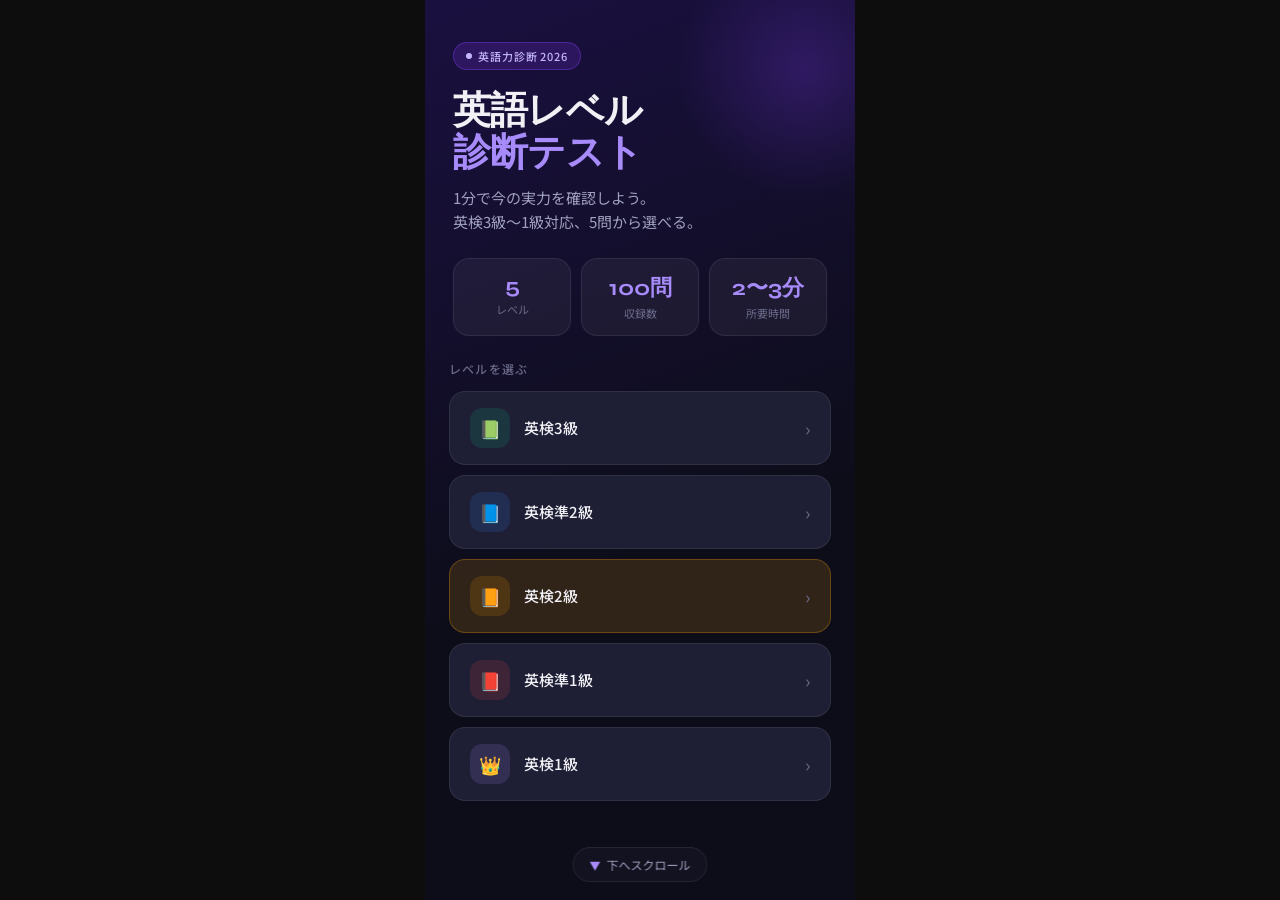
<file: index.html>
<!DOCTYPE html>
<html lang="ja">
<head>
<meta charset="UTF-8">
<meta name="viewport" content="width=device-width, initial-scale=1.0, maximum-scale=1.0">
<title>英検診断 — あなたの英語レベルを測ろう</title>
<link rel="preconnect" href="https://fonts.googleapis.com">
<link rel="preconnect" href="https://fonts.gstatic.com" crossorigin>
<link href="https://fonts.googleapis.com/css2?family=Syne:wght@400;600;700;800&family=Noto+Sans+JP:wght@400;500;700&display=swap" rel="stylesheet">
<link rel="stylesheet" href="style.css">

<!-- ── Google Analytics (GA4) ── -->
<script async src="https://www.googletagmanager.com/gtag/js?id=G-Z5BHE3YXGH"></script>
<script>
  window.dataLayer = window.dataLayer || [];
  function gtag(){dataLayer.push(arguments);}
  gtag('js', new Date());
  gtag('config', 'G-Z5BHE3YXGH');
</script>
</head>
<body>
<div id="app">

  <!-- ── HOME ── -->
  <div id="home" class="screen active">
    <div class="home-header">
      <div class="badge"><span class="badge-dot"></span>英語力診断 2026</div>
      <h1 class="home-title">英語レベル<br><span>診断テスト</span></h1>
      <p class="home-sub">1分で今の実力を確認しよう。<br>英検3級〜1級対応、5問から選べる。</p>
      <div class="stats-row">
        <div class="stat-card"><div class="stat-num">5</div><div class="stat-lbl">レベル</div></div>
        <div class="stat-card"><div class="stat-num">100問</div><div class="stat-lbl">収録数</div></div>
        <div class="stat-card"><div class="stat-num">2〜3分</div><div class="stat-lbl">所要時間</div></div>
      </div>
    </div>
    <div class="level-section">
      <div class="section-label">レベルを選ぶ</div>
      <div class="level-grid" id="levelGrid"></div>

      <!-- ▼トップ画面の広告エリア（A8ネット審査待ちのため一時停止中。審査通過後にコメントを外して再開）
      <div class="ad-recommend-card home-ad-card">
        <div class="ad-badge">PR</div>
        <div class="ad-title">英検対策に迷ったら</div>
        <p class="ad-text">
          プロ講師によるオンライン英会話で、着実にスコアアップ。今なら無料体験レッスン実施中。
        </p>
        <a href="https://example.com/affiliate/top-banner" class="ad-link-btn" target="_blank" rel="noopener sponsored">
          <span>無料体験を見る</span>
          <span class="ad-link-arrow">→</span>
        </a>
      </div>
      ▲トップ画面の広告エリア -->
    </div>
  </div>

  <!-- ── COUNT SELECT ── -->
  <div id="countSelect" class="screen">
    <div class="count-top">
      <div class="back-btn" onclick="goHome()">‹</div>
      <div class="count-header-title" id="countSelectLevelName"></div>
    </div>
    <div class="count-body">
      <div class="count-lead">何問で診断する？</div>
      <p class="count-sub">あとから何度でも挑戦できます。<br>まずは気軽に始めてみましょう。</p>
      <div class="count-grid" id="countGrid"></div>
    </div>
  </div>

  <!-- ── QUIZ ── -->
  <div id="quiz" class="screen">
    <div class="quiz-top">
      <div class="back-btn" onclick="goHome()">‹</div>
      <div class="quiz-progress-wrap">
        <div class="progress-meta">
          <span id="progressLabel">1 / 10</span>
          <span class="remaining-badge" id="remainingBadge">あと9問</span>
        </div>
        <div class="progress-bar"><div class="progress-fill" id="progressFill" style="width:10%"></div></div>
      </div>
    </div>
    <div class="quiz-body" id="quizBody">
      <div class="level-tag" id="levelTag"></div>
      <div class="question-card" id="questionCard">
        <div class="question-type" id="questionType">単語問題</div>
        <div class="question-text" id="questionText"></div>
      </div>
      <div class="jp-hint-row" id="jpHintRow">
        <button class="jp-hint-btn" id="jpHintBtn" onclick="toggleJpHint()">
          <span id="jpHintBtnLabel">🇯🇵 訳を見る</span>
        </button>
        <p class="jp-hint-text" id="jpHintText"></p>
      </div>
      <div class="choices" id="choices"></div>
      <div class="feedback-panel" id="feedbackPanel">
        <div class="feedback-emoji" id="feedbackEmoji"></div>
        <div class="feedback-title" id="feedbackTitle"></div>
        <div class="feedback-explain" id="feedbackExplain"></div>
        <button class="next-btn go" id="nextBtn" onclick="nextQuestion()">次の問題へ &rarr;</button>
      </div>
    </div>
  </div>

  <!-- ── RESULT ── -->
  <div id="result" class="screen">
    <div class="result-header">
      <div class="result-crown" id="resultCrown">🏆</div>
      <div class="result-level-tag" id="resultLevelTag"></div>
      <div class="score-ring" id="scoreRing">
        <svg viewBox="0 0 120 120" width="120" height="120">
          <circle class="ring-bg" cx="60" cy="60" r="52"/>
          <circle class="ring-fill" id="ringFill" cx="60" cy="60" r="52"
            stroke-dasharray="326.7" stroke-dashoffset="326.7"/>
        </svg>
        <div class="score-ring-num">
          <span class="ring-pct" id="ringPct">0%</span>
          <span class="ring-of" id="ringOf">0/10</span>
        </div>
      </div>
    </div>
    <div class="result-body">
      <div class="diagnosis-card">
        <div class="diag-title">DIAGNOSIS</div>
        <div class="diag-level" id="diagLevel"></div>
        <div class="diag-desc" id="diagDesc"></div>
      </div>
      <div class="breakdown-grid">
        <div class="breakdown-item"><div class="bk-val s-great" id="bkCorrect">0</div><div class="bk-lbl">正解</div></div>
        <div class="breakdown-item"><div class="bk-val s-low" id="bkWrong">0</div><div class="bk-lbl">不正解</div></div>
        <div class="breakdown-item"><div class="bk-val" id="bkTime" style="color:#A78BFA">--</div><div class="bk-lbl">所要時間</div></div>
      </div>

      <!-- ▼おすすめ広告エリア（A8ネット審査待ちのため一時停止中。審査通過後にコメントを外して再開）
      <div class="ad-recommend-card" id="adRecommendCard">
        <div class="ad-badge">PR</div>
        <div class="ad-title">あなたにおすすめの英検対策</div>
        <p class="ad-text" id="adText">
          診断結果に合わせたおすすめを表示します。
        </p>
        <a href="#" class="ad-link-btn" id="adLinkBtn" target="_blank" rel="noopener sponsored">
          <span id="adLinkText">詳しく見る</span>
          <span class="ad-link-arrow">→</span>
        </a>
      </div>
      ▲おすすめ広告エリア -->

      <div class="share-section">
        <div class="share-title">SHARE YOUR RESULT</div>
        <div class="share-btns">
          <button class="share-btn x-btn" onclick="shareX()">𝕏 ポスト</button>
          <button class="share-btn ig-btn" onclick="shareIG()">📷 IG用テキスト</button>
        </div>
      </div>
      <div class="action-btns">
        <button class="retry-btn" onclick="retryQuiz()">🔄 もう一度挑戦する</button>
        <button class="home-btn" onclick="goHome()">レベル選択に戻る</button>
      </div>
    </div>
  </div>

</div>

<div class="confetti-container" id="confettiContainer"></div>
<div class="copy-toast" id="copyToast">📋 コピーしました！</div>
<div class="scroll-hint" id="scrollHint"><span class="scroll-hint-arrow">▼</span>下へスクロール</div>

<script src="data.js"></script>
<script src="script.js"></script>
</body>
</html>
</file>
<file: style.css>
:root {
    --c1: #0D0D0D;
    --c2: #1A1A2E;
    --accent: #7C3AED;
    --accent2: #10B981;
    --accent3: #F59E0B;
    --wrong: #EF4444;
    --surface: #161625;
    --surface2: #1E1E35;
    --surface3: #252540;
    --text: #F0F0F5;
    --text2: #A0A0C0;
    --text3: #6B6B8A;
    --border: rgba(255,255,255,0.08);
    --r: 16px;
    --r2: 24px;
  }
  * { box-sizing: border-box; margin: 0; padding: 0; -webkit-tap-highlight-color: transparent; }
  html, body {
    height: 100%;
    background: var(--c1);
    color: var(--text);
    font-family: 'Noto Sans JP', sans-serif;
    font-size: 16px;
    overflow-x: hidden;
  }
  body { display: flex; flex-direction: column; align-items: center; min-height: 100vh; }
  #app {
    width: 100%;
    max-width: 430px;
    height: 100vh;
    height: 100dvh;
    background: var(--surface);
    position: relative;
    overflow-y: auto;
    overflow-x: hidden;
    -webkit-overflow-scrolling: touch;
    display: flex;
    flex-direction: column;
  }

  /* ── SCREEN SYSTEM ── */
  .screen { display: none; flex-direction: column; flex: 1; animation: fadeIn 0.3s ease; }
  .screen.active { display: flex; }
  @keyframes fadeIn { from { opacity: 0; transform: translateY(12px); } to { opacity: 1; transform: translateY(0); } }

  /* ── HOME ── */
  #home {
    background: linear-gradient(160deg, #1A1040 0%, #0D0D1A 60%);
    padding: 0;
  }
  .home-header {
    padding: 40px 28px 0;
    position: relative;
    overflow: hidden;
  }
  .home-header::before {
    content: '';
    position: absolute;
    top: -60px; right: -80px;
    width: 260px; height: 260px;
    background: radial-gradient(circle, rgba(124,58,237,0.25) 0%, transparent 70%);
    pointer-events: none;
  }
  .badge {
    display: inline-flex; align-items: center; gap: 6px;
    background: rgba(124,58,237,0.2);
    border: 1px solid rgba(124,58,237,0.4);
    color: #C4B5FD;
    font-size: 11px; font-weight: 500; letter-spacing: 0.08em;
    padding: 5px 12px; border-radius: 20px;
    margin-bottom: 20px;
  }
  .badge-dot { width: 6px; height: 6px; border-radius: 50%; background: #C4B5FD; animation: pulse 2s infinite; }
  @keyframes pulse { 0%,100%{opacity:1} 50%{opacity:0.4} }
  .home-title {
    font-family: 'Syne', sans-serif;
    font-size: 38px; font-weight: 800;
    line-height: 1.1;
    margin-bottom: 12px;
    letter-spacing: -0.02em;
  }
  .home-title span { color: #A78BFA; }
  .home-sub {
    font-size: 15px; color: var(--text2); line-height: 1.6;
    margin-bottom: 24px;
  }
  .stats-row {
    display: grid; grid-template-columns: repeat(3, 1fr); gap: 10px;
    margin-bottom: 24px;
  }
  .stat-card {
    background: rgba(255,255,255,0.05);
    border: 1px solid var(--border);
    border-radius: var(--r);
    padding: 14px 10px;
    text-align: center;
  }
  .stat-num { font-family: 'Syne', sans-serif; font-size: 22px; font-weight: 700; color: #A78BFA; }
  .stat-lbl { font-size: 11px; color: var(--text3); margin-top: 2px; }

  .level-section { padding: 0 24px 32px; }
  .section-label {
    font-size: 12px; font-weight: 500; letter-spacing: 0.1em;
    color: var(--text3); text-transform: uppercase;
    margin-bottom: 14px;
  }
  .level-grid { display: flex; flex-direction: column; gap: 10px; }
  .level-btn {
    display: flex; align-items: center; justify-content: space-between;
    background: var(--surface2);
    border: 1px solid var(--border);
    border-radius: var(--r);
    padding: 16px 20px;
    cursor: pointer; transition: all 0.2s;
    text-align: left;
  }
  .level-btn:active { transform: scale(0.98); }
  .level-btn.highlight {
    background: rgba(124,58,237,0.15);
    border-color: rgba(124,58,237,0.4);
  }
  .level-left { display: flex; align-items: center; gap: 14px; }
  .level-icon {
    width: 40px; height: 40px; border-radius: 12px;
    display: flex; align-items: center; justify-content: center;
    font-size: 18px;
  }
  .level-name { font-size: 15px; font-weight: 500; }
  .level-desc { font-size: 12px; color: var(--text3); margin-top: 2px; }
  .level-arrow { color: var(--text3); font-size: 18px; }
  .level-arrow::after { content: '›'; }

  /* ── QUIZ ── */
  #quiz { background: var(--surface); }
  .quiz-top {
    padding: 20px 20px 0;
    display: flex; align-items: center; gap: 12px;
  }
  .back-btn {
    width: 38px; height: 38px; border-radius: 12px;
    background: var(--surface2); border: 1px solid var(--border);
    display: flex; align-items: center; justify-content: center;
    cursor: pointer; font-size: 18px; color: var(--text2);
    transition: all 0.15s; flex-shrink: 0;
  }
  .back-btn:active { transform: scale(0.94); }

  /* ── COUNT SELECT ── */
  .count-top {
    padding: 20px 20px 0;
    display: flex; align-items: center; gap: 12px;
  }
  .count-header-title { font-size: 15px; font-weight: 600; color: var(--text); }
  .count-body { padding: 32px 24px; flex: 1; display: flex; flex-direction: column; }
  .count-lead {
    font-family: 'Syne', sans-serif;
    font-size: 24px; font-weight: 700;
    margin-bottom: 8px; letter-spacing: -0.01em;
  }
  .count-sub { font-size: 13.5px; color: var(--text2); line-height: 1.6; margin-bottom: 28px; }
  .count-grid { display: flex; flex-direction: column; gap: 12px; }
  .count-btn {
    display: flex; align-items: center; justify-content: space-between;
    background: var(--surface2);
    border: 1px solid var(--border);
    border-radius: var(--r);
    padding: 18px 20px;
    cursor: pointer; transition: all 0.2s;
    text-align: left;
  }
  .count-btn:active { transform: scale(0.98); }
  .count-btn.recommend {
    background: rgba(124,58,237,0.15);
    border-color: rgba(124,58,237,0.4);
  }
  .count-left { display: flex; flex-direction: column; gap: 4px; }
  .count-num-row { display: flex; align-items: center; gap: 8px; }
  .count-num { font-family: 'Syne', sans-serif; font-size: 19px; font-weight: 700; color: var(--text); }
  .count-badge {
    font-size: 10px; font-weight: 700; letter-spacing: 0.04em;
    color: #C4B5FD; background: rgba(124,58,237,0.2);
    border: 1px solid rgba(124,58,237,0.4);
    padding: 2px 8px; border-radius: 20px;
  }
  .count-desc { font-size: 12px; color: var(--text3); }
  .count-arrow { color: var(--text3); font-size: 18px; }
  .count-arrow::after { content: '›'; }
  .quiz-progress-wrap { flex: 1; }
  .progress-meta {
    display: flex; justify-content: space-between;
    font-size: 12px; color: var(--text3);
    margin-bottom: 6px;
  }
  .progress-bar {
    height: 4px; background: var(--surface3); border-radius: 2px; overflow: hidden;
  }
  .progress-fill {
    height: 100%; background: linear-gradient(90deg, #7C3AED, #A78BFA);
    border-radius: 2px; transition: width 0.5s cubic-bezier(0.4,0,0.2,1);
  }
  .remaining-badge {
    background: rgba(124,58,237,0.2); border: 1px solid rgba(124,58,237,0.3);
    color: #C4B5FD; font-size: 11px; padding: 4px 10px; border-radius: 20px;
    white-space: nowrap;
  }

  .quiz-body { padding: 24px 20px; flex: 1; display: flex; flex-direction: column; }
  .level-tag {
    display: inline-flex; align-items: center; gap: 6px;
    font-size: 11px; font-weight: 500; letter-spacing: 0.06em;
    padding: 4px 10px; border-radius: 20px; margin-bottom: 20px;
    width: fit-content;
  }
  .question-card {
    background: var(--surface2);
    border: 1px solid var(--border);
    border-radius: var(--r2);
    padding: 24px;
    margin-bottom: 28px;
    transition: all 0.3s;
  }
  .question-type { font-size: 11px; color: var(--text3); margin-bottom: 10px; letter-spacing: 0.05em; }
  .question-text {
    font-size: 20px; font-weight: 500; line-height: 1.5;
    color: var(--text);
  }
  .question-text .blank {
    display: inline-block;
    border-bottom: 2px solid #7C3AED;
    min-width: 60px; padding: 0 4px;
    color: #A78BFA;
  }

  .jp-hint-row { margin-bottom: 28px; margin-top: -14px; }
  .jp-hint-row.hidden { display: none; }
  .jp-hint-btn {
    display: inline-flex; align-items: center; gap: 6px;
    background: transparent;
    border: 1px solid var(--border);
    border-radius: 20px;
    padding: 7px 14px;
    font-size: 12.5px; font-weight: 500;
    color: var(--text2);
    cursor: pointer; transition: all 0.15s;
    font-family: 'Noto Sans JP', sans-serif;
  }
  .jp-hint-btn:active { transform: scale(0.97); }
  .jp-hint-btn.open {
    background: rgba(124,58,237,0.12);
    border-color: rgba(124,58,237,0.35);
    color: #C4B5FD;
  }
  .jp-hint-text {
    font-size: 13.5px; color: var(--text2); line-height: 1.6;
    margin-top: 10px; padding: 12px 14px;
    background: var(--surface3);
    border-radius: 12px;
    border-left: 3px solid #7C3AED;
    display: none;
  }
  .jp-hint-text.show { display: block; animation: fadeIn 0.25s ease; }

  .choices { display: flex; flex-direction: column; gap: 10px; }
  .choice-btn {
    display: flex; align-items: center; gap: 14px;
    background: var(--surface2);
    border: 1px solid var(--border);
    border-radius: var(--r);
    padding: 16px 18px;
    cursor: pointer; transition: all 0.2s;
    text-align: left; width: 100%;
    position: relative; overflow: hidden;
  }
  .choice-btn::before {
    content: '';
    position: absolute; inset: 0;
    background: linear-gradient(90deg, rgba(124,58,237,0.1), transparent);
    opacity: 0; transition: opacity 0.2s;
  }
  .choice-btn:not(.locked):hover::before { opacity: 1; }
  .choice-btn:not(.locked):active { transform: scale(0.98); }
  .choice-label {
    width: 32px; height: 32px; border-radius: 10px;
    background: var(--surface3); border: 1px solid var(--border);
    display: flex; align-items: center; justify-content: center;
    font-size: 13px; font-weight: 600; color: var(--text2);
    flex-shrink: 0; transition: all 0.2s;
  }
  .choice-text { font-size: 15px; color: var(--text); line-height: 1.4; }

  .choice-btn.correct {
    border-color: var(--accent2); background: rgba(16,185,129,0.08);
    animation: correctBounce 0.4s ease;
  }
  .choice-btn.correct .choice-label { background: var(--accent2); border-color: var(--accent2); color: white; }
  .choice-btn.wrong {
    border-color: var(--wrong); background: rgba(239,68,68,0.08);
    animation: wrongShake 0.4s ease;
  }
  .choice-btn.wrong .choice-label { background: var(--wrong); border-color: var(--wrong); color: white; }
  .choice-btn.locked { cursor: default; }
  .choice-btn.dim { opacity: 0.35; }

  @keyframes correctBounce {
    0% { transform: scale(1); }
    40% { transform: scale(1.03); }
    100% { transform: scale(1); }
  }
  @keyframes wrongShake {
    0%,100% { transform: translateX(0); }
    20% { transform: translateX(-6px); }
    60% { transform: translateX(6px); }
  }

  /* Feedback toast */
  .feedback-panel {
    border-radius: var(--r2) var(--r2) 0 0;
    padding: 20px 20px 10px;
    margin: 0 -20px;
    margin-top: auto;
    transform: translateY(100%);
    transition: transform 0.4s cubic-bezier(0.34,1.56,0.64,1);
  }
  .feedback-panel.show { transform: translateY(0); }
  .feedback-panel.correct { background: rgba(16,185,129,0.12); border-top: 1px solid rgba(16,185,129,0.3); }
  .feedback-panel.wrong { background: rgba(239,68,68,0.08); border-top: 1px solid rgba(239,68,68,0.25); }
  .feedback-emoji { font-size: 28px; margin-bottom: 6px; }
  .feedback-title { font-size: 17px; font-weight: 700; margin-bottom: 4px; }
  .feedback-panel.correct .feedback-title { color: var(--accent2); }
  .feedback-panel.wrong .feedback-title { color: var(--wrong); }
  .feedback-explain { font-size: 13px; color: var(--text2); line-height: 1.6; margin-bottom: 16px; }
  .next-btn {
    width: 100%; padding: 16px;
    border-radius: var(--r);
    border: none; cursor: pointer;
    font-size: 16px; font-weight: 700;
    font-family: 'Noto Sans JP', sans-serif;
    transition: all 0.2s;
    display: flex; align-items: center; justify-content: center; gap: 8px;
  }
  .next-btn.go { background: linear-gradient(135deg, #7C3AED, #9D5CF9); color: white; }
  .next-btn.end { background: linear-gradient(135deg, #10B981, #34D399); color: white; }
  .next-btn:active { transform: scale(0.97); }

  /* Confetti */
  .confetti-container {
    position: fixed; inset: 0; pointer-events: none; z-index: 999;
    overflow: hidden;
  }
  .confetti-piece {
    position: absolute; width: 8px; height: 8px;
    border-radius: 2px;
    animation: confettiFall 1s ease-in forwards;
  }
  @keyframes confettiFall {
    0% { transform: translateY(-20px) rotate(0deg); opacity: 1; }
    100% { transform: translateY(600px) rotate(720deg); opacity: 0; }
  }

  /* ── RESULT ── */
  #result { background: var(--surface); overflow-y: auto; }
  .result-header {
    background: linear-gradient(160deg, #1A1040 0%, #0D0D1A 80%);
    padding: 48px 28px 36px;
    text-align: center;
    position: relative; overflow: hidden;
  }
  .result-header::before {
    content: '';
    position: absolute; top: -80px; left: 50%; transform: translateX(-50%);
    width: 300px; height: 300px;
    background: radial-gradient(circle, rgba(124,58,237,0.3) 0%, transparent 70%);
  }
  .result-crown { font-size: 52px; margin-bottom: 8px; }
  .result-level-tag {
    display: inline-block;
    padding: 6px 20px; border-radius: 20px; font-size: 13px; font-weight: 600;
    margin-bottom: 16px;
  }
  .result-score-big {
    font-family: 'Syne', sans-serif;
    font-size: 72px; font-weight: 800; line-height: 1;
    margin-bottom: 4px;
  }
  .result-score-label { font-size: 14px; color: var(--text2); margin-bottom: 24px; }

  .score-ring {
    width: 120px; height: 120px; margin: 0 auto 24px;
    position: relative;
  }
  .score-ring svg { transform: rotate(-90deg); }
  .ring-bg { fill: none; stroke: var(--surface3); stroke-width: 8; }
  .ring-fill { fill: none; stroke-width: 8; stroke-linecap: round; transition: stroke-dashoffset 1.5s ease; }
  .score-ring-num {
    position: absolute; inset: 0;
    display: flex; flex-direction: column;
    align-items: center; justify-content: center;
  }
  .ring-pct { font-family: 'Syne', sans-serif; font-size: 26px; font-weight: 800; }
  .ring-of { font-size: 11px; color: var(--text3); }

  .result-body { padding: 24px 20px 40px; }
  .diagnosis-card {
    background: var(--surface2);
    border: 1px solid var(--border);
    border-radius: var(--r2);
    padding: 24px; margin-bottom: 16px;
  }
  .diag-title { font-size: 12px; color: var(--text3); letter-spacing: 0.08em; margin-bottom: 10px; }
  .diag-level { font-family: 'Syne', sans-serif; font-size: 28px; font-weight: 800; margin-bottom: 6px; }
  .diag-desc { font-size: 14px; color: var(--text2); line-height: 1.7; }

  .breakdown-grid { display: grid; grid-template-columns: repeat(3, 1fr); gap: 10px; margin-bottom: 16px; }
  .breakdown-item {
    background: var(--surface2); border: 1px solid var(--border);
    border-radius: var(--r); padding: 14px 10px; text-align: center;
  }
  .bk-val { font-family: 'Syne', sans-serif; font-size: 20px; font-weight: 700; }
  .bk-lbl { font-size: 11px; color: var(--text3); margin-top: 3px; }

  /* ── AD RECOMMEND CARD ── */
  .ad-recommend-card {
    position: relative;
    background: var(--surface2);
    border: 1px dashed rgba(167,139,250,0.35);
    border-radius: var(--r2);
    padding: 20px 20px 18px;
    margin-bottom: 16px;
  }
  .ad-badge {
    position: absolute;
    top: 14px; right: 16px;
    font-size: 10px; font-weight: 700; letter-spacing: 0.05em;
    color: var(--text3);
    background: rgba(255,255,255,0.06);
    border: 1px solid var(--border);
    border-radius: 6px;
    padding: 2px 6px;
  }
  .ad-title {
    font-size: 12px;
    font-weight: 600;
    letter-spacing: 0.05em;
    color: #A78BFA;
    margin-bottom: 10px;
    padding-right: 36px; /* PRバッジと重ならないように */
  }
  .ad-text {
    font-size: 13.5px;
    color: var(--text2);
    line-height: 1.7;
    margin-bottom: 16px;
  }
  .ad-link-btn {
    display: flex; align-items: center; justify-content: center; gap: 6px;
    width: 100%;
    padding: 13px;
    border-radius: 12px;
    background: rgba(124,58,237,0.12);
    border: 1px solid rgba(124,58,237,0.35);
    color: #C4B5FD;
    font-size: 14px; font-weight: 600;
    text-decoration: none;
    font-family: 'Noto Sans JP', sans-serif;
    transition: all 0.2s;
  }
  .ad-link-btn:active { transform: scale(0.97); }
  .ad-link-arrow { transition: transform 0.2s; }
  .ad-link-btn:hover .ad-link-arrow { transform: translateX(3px); }

  .share-section { margin-bottom: 16px; }
  .share-title { font-size: 12px; color: var(--text3); letter-spacing: 0.08em; margin-bottom: 10px; }
  .share-btns { display: flex; gap: 10px; }
  .share-btn {
    flex: 1; padding: 14px 10px; border-radius: var(--r);
    border: 1px solid var(--border);
    background: var(--surface2);
    color: var(--text); font-size: 14px; font-weight: 500;
    font-family: 'Noto Sans JP', sans-serif;
    cursor: pointer; transition: all 0.2s;
    display: flex; align-items: center; justify-content: center; gap: 8px;
  }
  .share-btn:active { transform: scale(0.97); }
  .share-btn.x-btn { border-color: rgba(255,255,255,0.2); }
  .share-btn.ig-btn { border-color: rgba(228,64,95,0.4); background: rgba(228,64,95,0.08); }

  .action-btns { display: flex; flex-direction: column; gap: 10px; }
  .retry-btn {
    padding: 17px; border-radius: var(--r);
    background: linear-gradient(135deg, #7C3AED, #9D5CF9);
    color: white; font-size: 16px; font-weight: 700;
    font-family: 'Noto Sans JP', sans-serif;
    border: none; cursor: pointer; transition: all 0.2s;
    display: flex; align-items: center; justify-content: center; gap: 8px;
  }
  .home-btn {
    padding: 15px; border-radius: var(--r);
    background: transparent; border: 1px solid var(--border);
    color: var(--text2); font-size: 15px; font-weight: 500;
    font-family: 'Noto Sans JP', sans-serif;
    cursor: pointer; transition: all 0.2s;
  }
  .retry-btn:active, .home-btn:active { transform: scale(0.97); }

  /* Copy toast */
  .copy-toast {
    position: fixed; bottom: 80px; left: 50%; transform: translateX(-50%) translateY(20px);
    background: rgba(16,185,129,0.9); color: white;
    padding: 10px 20px; border-radius: 30px; font-size: 13px; font-weight: 500;
    opacity: 0; transition: all 0.3s; pointer-events: none; z-index: 1000;
    white-space: nowrap;
  }
  .copy-toast.show { opacity: 1; transform: translateX(-50%) translateY(0); }

  /* Scroll */
  #result::-webkit-scrollbar { display: none; }

  /* Score color */
  .s-great { color: #34D399; }
  .s-good { color: #A78BFA; }
  .s-ok { color: #F59E0B; }
  .s-low { color: #F87171; }

  .home-ad-card {
    margin-top: 6px;
    margin-bottom: 0;
    background: rgba(255,255,255,0.04);
  }

  /* ── SCROLL HINT (もっと下にありますよ、の合図) ── */
  .scroll-hint {
    position: fixed;
    bottom: 18px;
    left: 50%;
    transform: translateX(-50%);
    display: flex;
    align-items: center;
    gap: 6px;
    background: rgba(20,20,35,0.85);
    backdrop-filter: blur(8px);
    -webkit-backdrop-filter: blur(8px);
    border: 1px solid var(--border);
    border-radius: 20px;
    padding: 8px 16px;
    font-size: 12px;
    color: var(--text2);
    z-index: 60;
    pointer-events: none;
    opacity: 1;
    transition: opacity 0.35s ease;
    animation: scrollHintBounce 1.6s ease-in-out infinite;
    white-space: nowrap;
  }
  .scroll-hint.hide { opacity: 0; }
  .scroll-hint-arrow { font-size: 11px; color: #A78BFA; }

  @keyframes scrollHintBounce {
    0%, 100% { transform: translate(-50%, 0); }
    50% { transform: translate(-50%, 5px); }
  }
</file>
